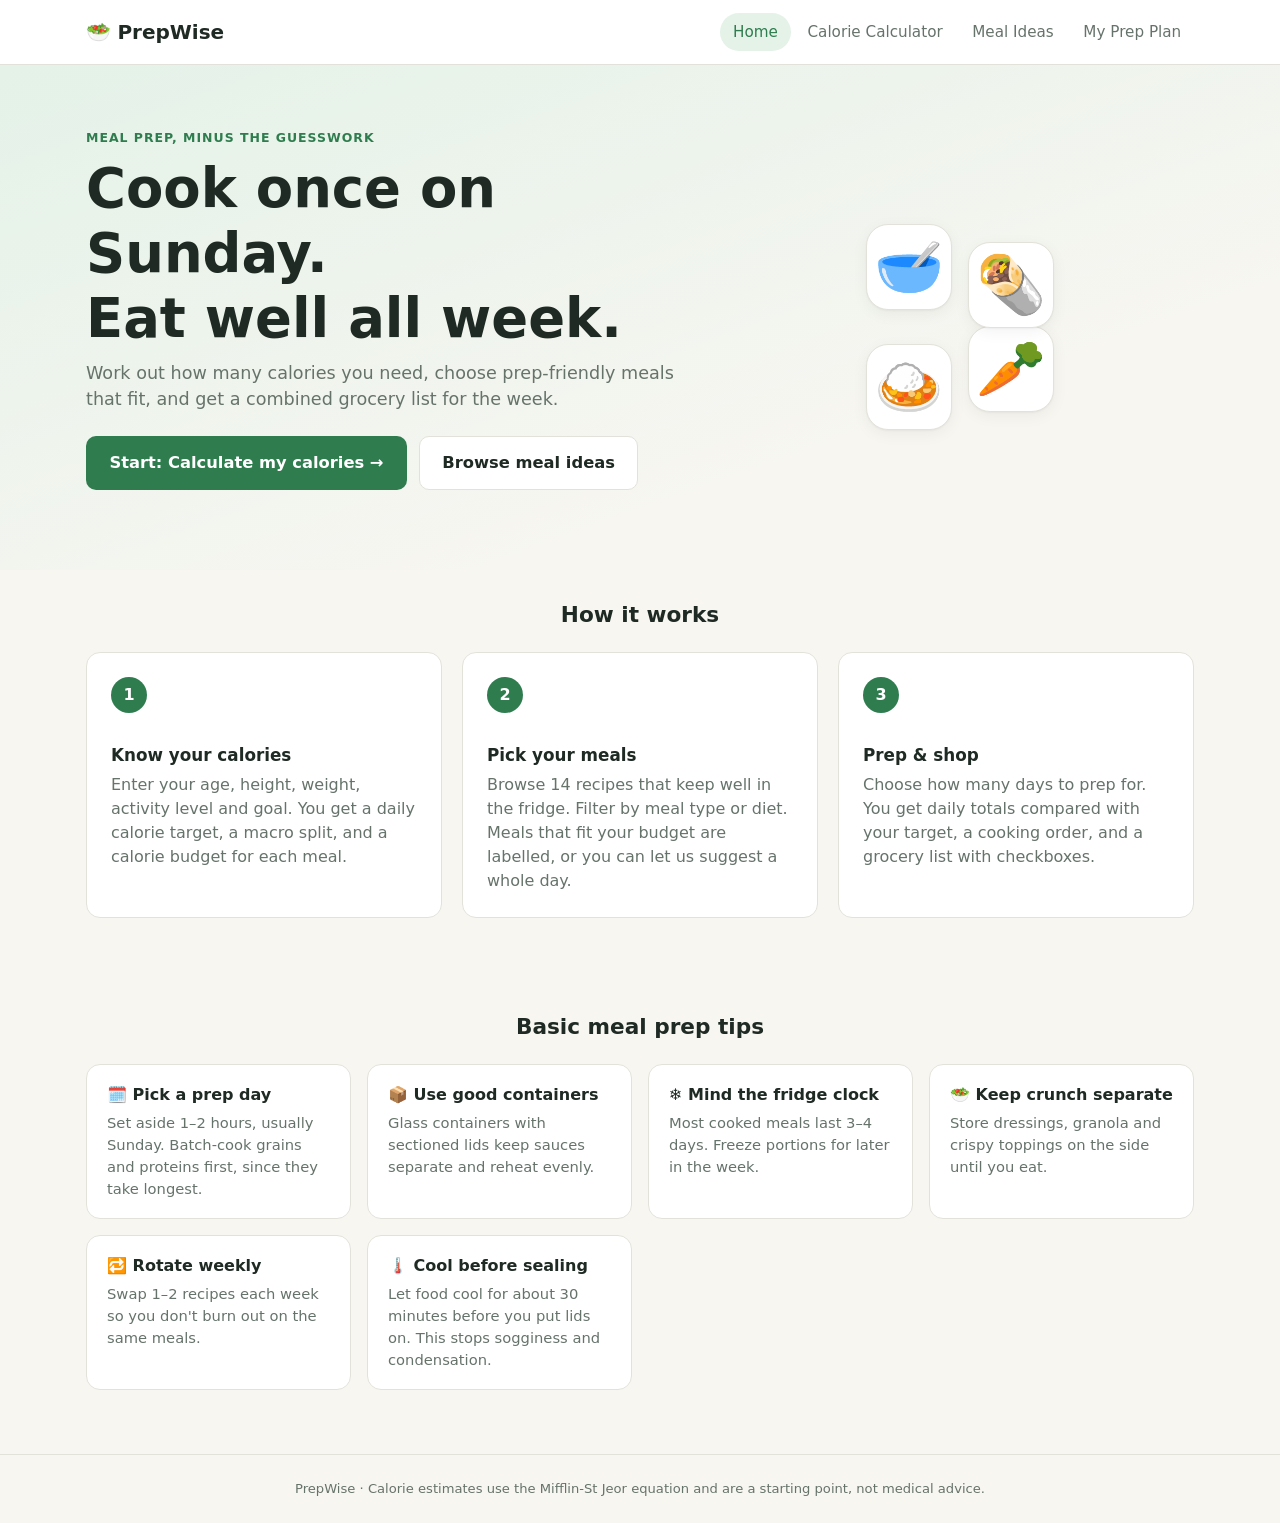
<file: index.html>
<!doctype html>
<html lang="en">
<head>
  <meta charset="utf-8" />
  <meta name="viewport" content="width=device-width, initial-scale=1" />
  <title>PrepWise · Meal Prep Made Simple</title>
  <link rel="stylesheet" href="css/styles.css" />
</head>
<body>
  <main>
    <section class="hero">
      <div class="wrap hero-inner">
        <div>
          <p class="eyebrow">Meal prep, minus the guesswork</p>
          <h1>Cook once on Sunday.<br />Eat well all week.</h1>
          <p class="lead">Work out how many calories you need, choose prep-friendly meals that fit, and get a combined grocery list for the week.</p>
          <div class="hero-actions">
            <a href="calculator.html" class="btn btn-primary btn-lg">Start: Calculate my calories →</a>
            <a href="meals.html" class="btn btn-ghost btn-lg">Browse meal ideas</a>
          </div>
          <p id="welcome-back" class="muted small" hidden></p>
        </div>
        <div class="hero-art" aria-hidden="true">
          <div class="box b1">🥣</div><div class="box b2">🌯</div>
          <div class="box b3">🍛</div><div class="box b4">🥕</div>
        </div>
      </div>
    </section>

    <section class="wrap section">
      <h2 class="center">How it works</h2>
      <div class="how-grid">
        <a class="how-card" href="calculator.html">
          <span class="how-num">1</span>
          <h3>Know your calories</h3>
          <p>Enter your age, height, weight, activity level and goal. You get a daily calorie target, a macro split, and a calorie budget for each meal.</p>
        </a>
        <a class="how-card" href="meals.html">
          <span class="how-num">2</span>
          <h3>Pick your meals</h3>
          <p>Browse 14 recipes that keep well in the fridge. Filter by meal type or diet. Meals that fit your budget are labelled, or you can let us suggest a whole day.</p>
        </a>
        <a class="how-card" href="plan.html">
          <span class="how-num">3</span>
          <h3>Prep &amp; shop</h3>
          <p>Choose how many days to prep for. You get daily totals compared with your target, a cooking order, and a grocery list with checkboxes.</p>
        </a>
      </div>
    </section>

    <section class="wrap section tips">
      <h2 class="center">Basic meal prep tips</h2>
      <div class="tip-grid">
        <div class="tip"><b>🗓️ Pick a prep day</b><p>Set aside 1–2 hours, usually Sunday. Batch-cook grains and proteins first, since they take longest.</p></div>
        <div class="tip"><b>📦 Use good containers</b><p>Glass containers with sectioned lids keep sauces separate and reheat evenly.</p></div>
        <div class="tip"><b>❄️ Mind the fridge clock</b><p>Most cooked meals last 3–4 days. Freeze portions for later in the week.</p></div>
        <div class="tip"><b>🥗 Keep crunch separate</b><p>Store dressings, granola and crispy toppings on the side until you eat.</p></div>
        <div class="tip"><b>🔁 Rotate weekly</b><p>Swap 1–2 recipes each week so you don't burn out on the same meals.</p></div>
        <div class="tip"><b>🌡️ Cool before sealing</b><p>Let food cool for about 30 minutes before you put lids on. This stops sogginess and condensation.</p></div>
      </div>
    </section>
  </main>

  <script src="js/data.js"></script>
  <script src="js/common.js"></script>
  <script>
    renderShell("home");
    const profile = getProfile();
    if (profile) {
      const el = document.getElementById("welcome-back");
      el.hidden = false;
      el.innerHTML = `Welcome back. Your target is <b>${fmt(profile.target)} kcal/day</b>. <a href="${planCount() ? "plan.html" : "meals.html"}">Continue where you left off →</a>`;
    }
  </script>
</body>
</html>
</file>
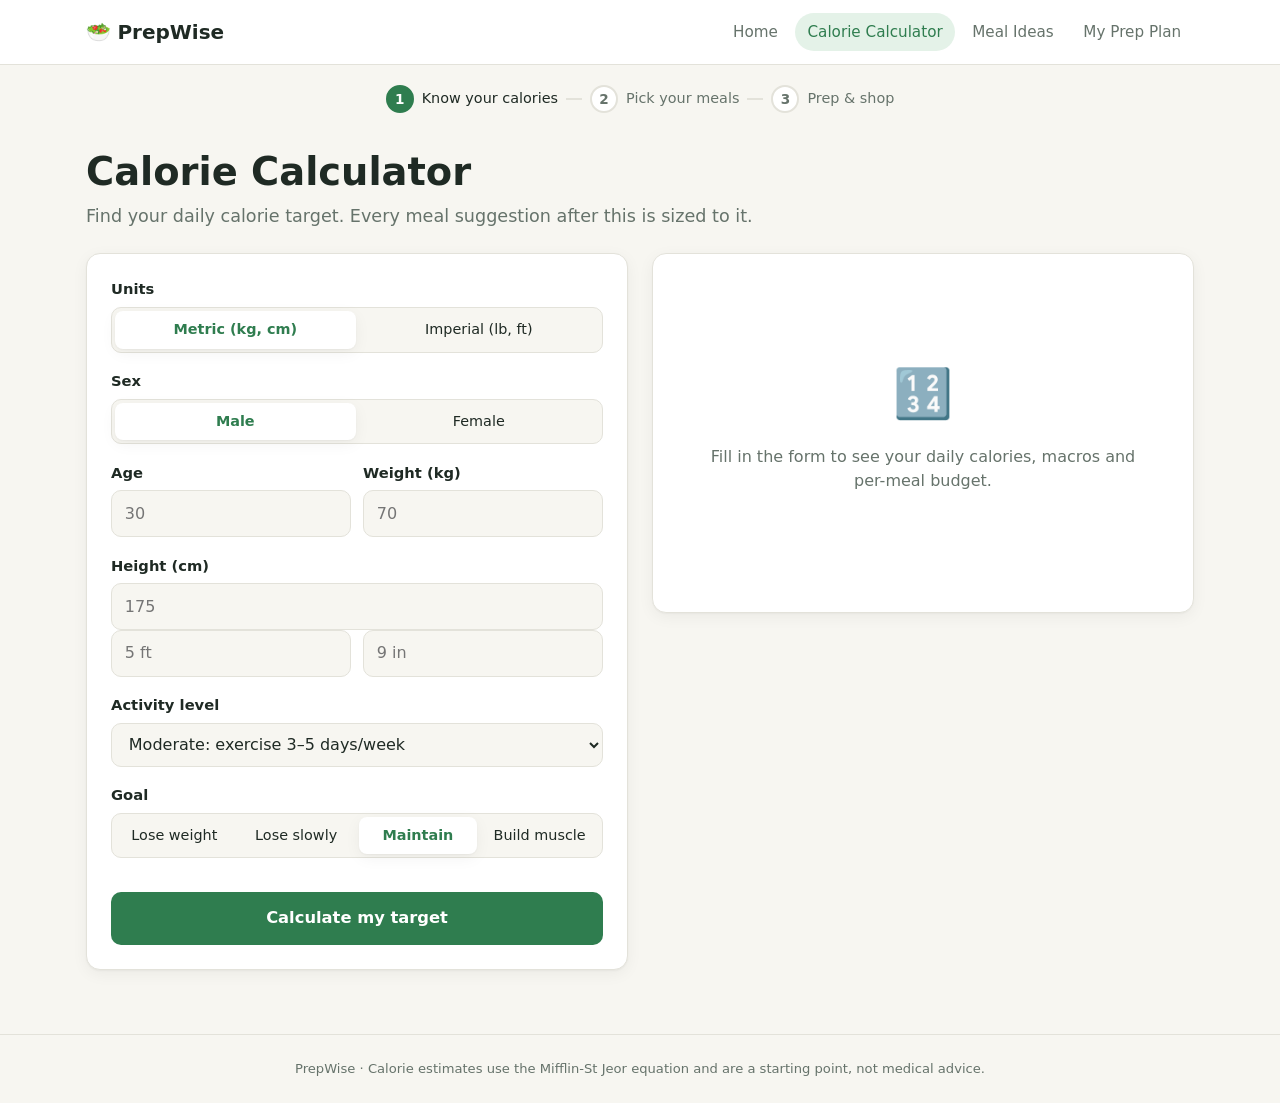
<file: calculator.html>
<!doctype html>
<html lang="en">
<head>
  <meta charset="utf-8" />
  <meta name="viewport" content="width=device-width, initial-scale=1" />
  <title>Calorie Calculator · PrepWise</title>
  <link rel="stylesheet" href="css/styles.css" />
</head>
<body>
  <main class="wrap section">
    <h1>Calorie Calculator</h1>
    <p class="lead">Find your daily calorie target. Every meal suggestion after this is sized to it.</p>

    <div class="calc-layout">
      <form id="calc-form" class="card" novalidate>
        <div class="field">
          <label>Units</label>
          <div class="seg" role="radiogroup">
            <label><input type="radio" name="units" value="metric" checked /><span>Metric (kg, cm)</span></label>
            <label><input type="radio" name="units" value="imperial" /><span>Imperial (lb, ft)</span></label>
          </div>
        </div>

        <div class="field">
          <label>Sex</label>
          <div class="seg" role="radiogroup">
            <label><input type="radio" name="sex" value="male" checked /><span>Male</span></label>
            <label><input type="radio" name="sex" value="female" /><span>Female</span></label>
          </div>
        </div>

        <div class="grid-2">
          <div class="field">
            <label for="age">Age</label>
            <input id="age" name="age" type="number" min="15" max="90" placeholder="30" required />
          </div>
          <div class="field">
            <label for="weight">Weight <span class="unit" data-metric="(kg)" data-imperial="(lb)">(kg)</span></label>
            <input id="weight" name="weight" type="number" step="0.1" min="30" placeholder="70" required />
          </div>
        </div>

        <div class="field">
          <label>Height <span class="unit" data-metric="(cm)" data-imperial="(ft / in)">(cm)</span></label>
          <div id="height-metric"><input id="heightCm" name="heightCm" type="number" min="120" max="230" placeholder="175" /></div>
          <div id="height-imperial" class="grid-2" hidden>
            <input id="heightFt" name="heightFt" type="number" min="4" max="7" placeholder="5 ft" />
            <input id="heightIn" name="heightIn" type="number" min="0" max="11" placeholder="9 in" />
          </div>
        </div>

        <div class="field">
          <label for="activity">Activity level</label>
          <select id="activity" name="activity">
            <option value="1.2">Sedentary: desk job, little exercise</option>
            <option value="1.375">Light: exercise 1–3 days/week</option>
            <option value="1.55" selected>Moderate: exercise 3–5 days/week</option>
            <option value="1.725">Very active: hard exercise 6–7 days/week</option>
            <option value="1.9">Athlete: physical job + training</option>
          </select>
        </div>

        <div class="field">
          <label>Goal</label>
          <div class="seg seg-wrap" role="radiogroup">
            <label><input type="radio" name="goal" value="-500" /><span>Lose weight</span></label>
            <label><input type="radio" name="goal" value="-250" /><span>Lose slowly</span></label>
            <label><input type="radio" name="goal" value="0" checked /><span>Maintain</span></label>
            <label><input type="radio" name="goal" value="300" /><span>Build muscle</span></label>
          </div>
        </div>

        <p id="form-error" class="error" hidden></p>
        <button class="btn btn-primary btn-lg btn-block" type="submit">Calculate my target</button>
      </form>

      <section id="results" class="card results empty">
        <div class="empty-state">
          <div class="big-emoji">🔢</div>
          <p>Fill in the form to see your daily calories, macros and per-meal budget.</p>
        </div>
      </section>
    </div>
  </main>

  <script src="js/data.js"></script>
  <script src="js/common.js"></script>
  <script src="js/calculator.js"></script>
</body>
</html>
</file>
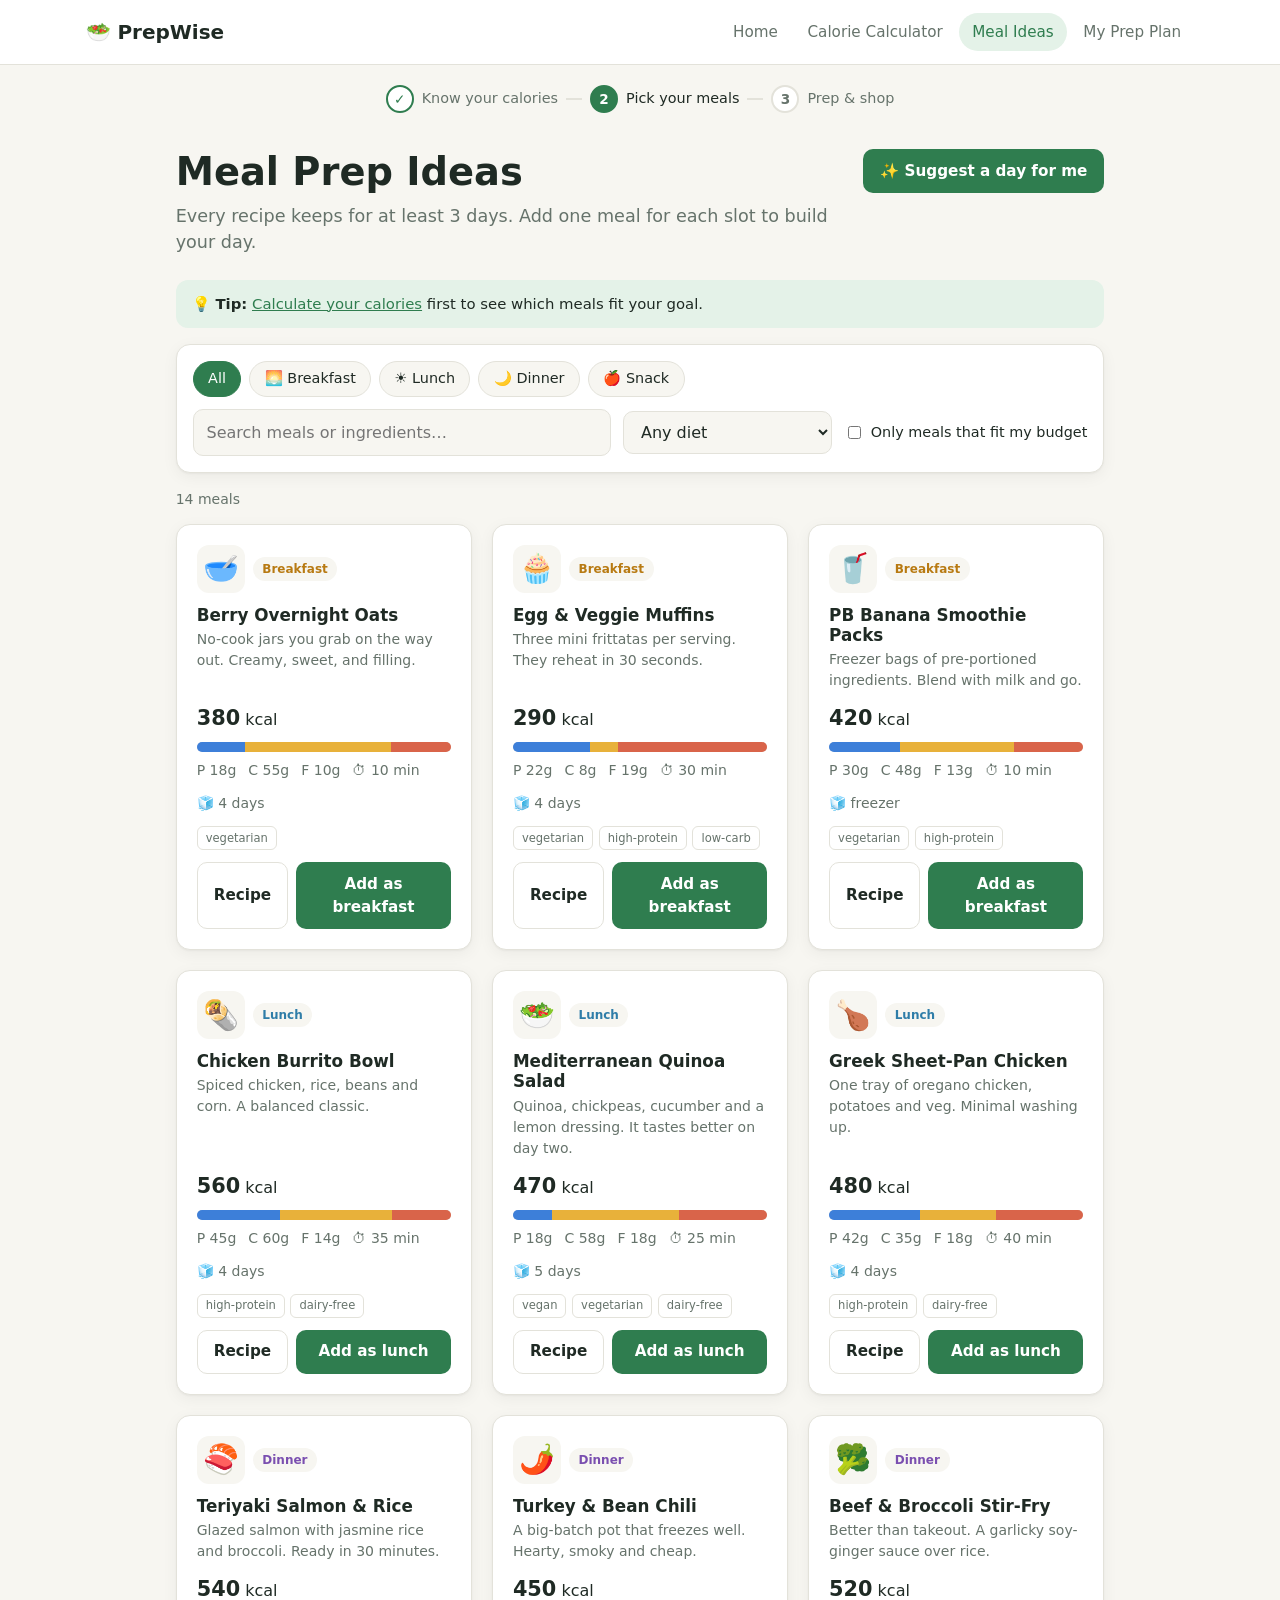
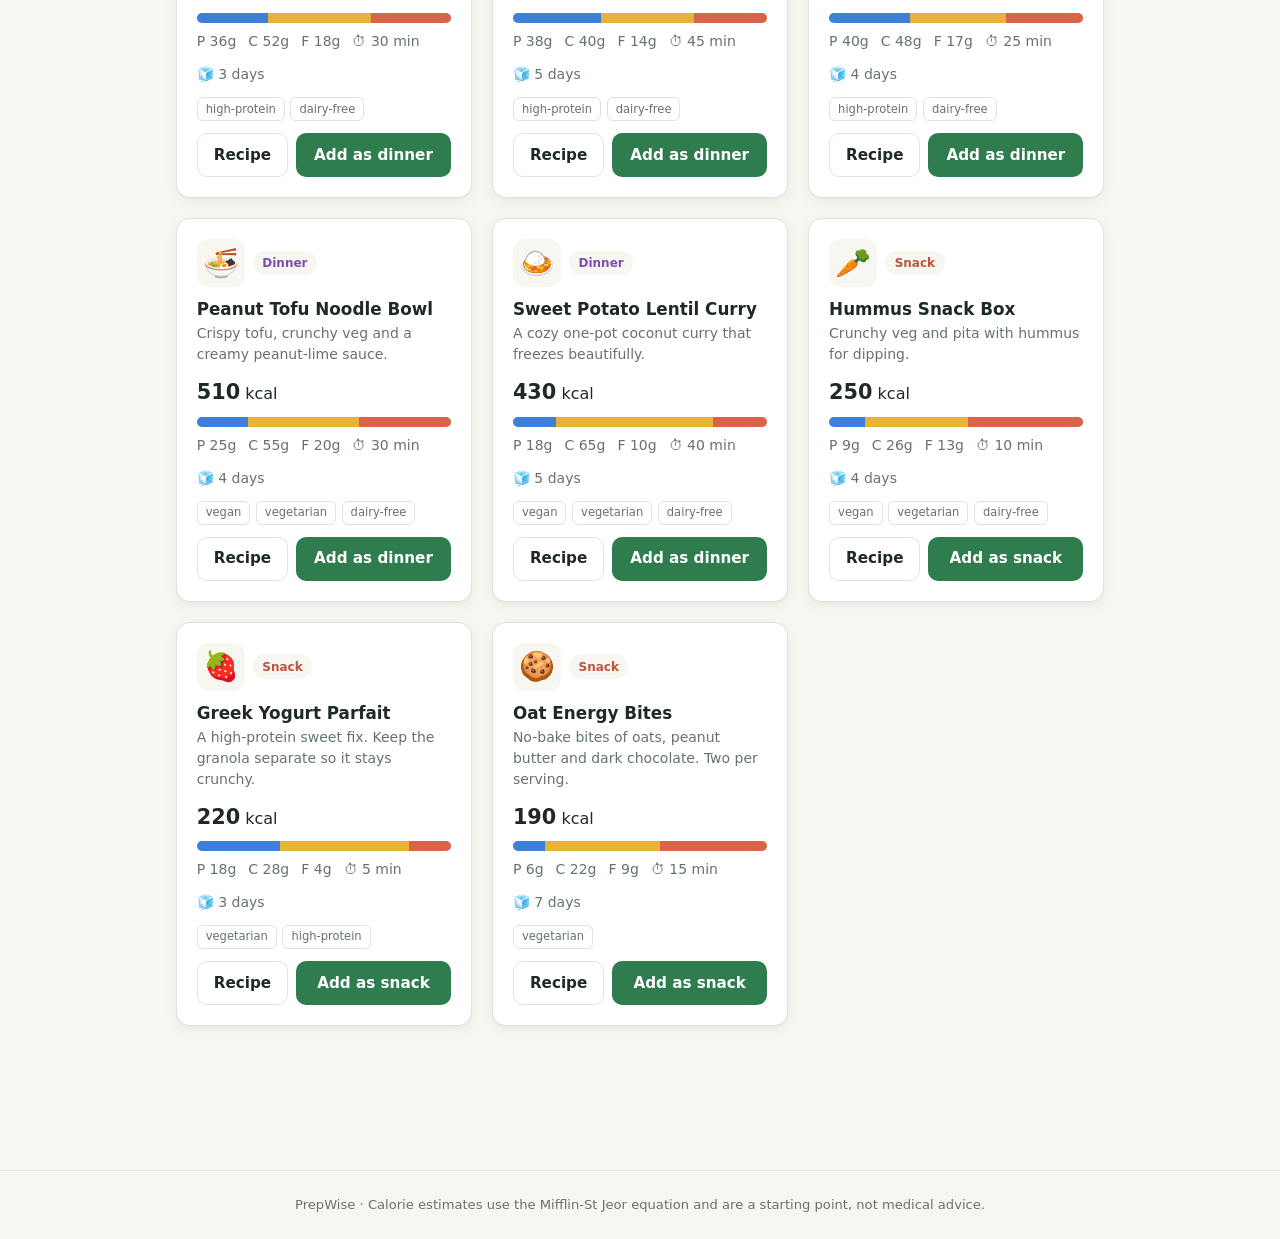
<file: meals.html>
<!doctype html>
<html lang="en">
<head>
  <meta charset="utf-8" />
  <meta name="viewport" content="width=device-width, initial-scale=1" />
  <title>Meal Ideas · PrepWise</title>
  <link rel="stylesheet" href="css/styles.css" />
</head>
<body>
  <main class="wrap section">
    <div class="page-head">
      <div>
        <h1>Meal Prep Ideas</h1>
        <p class="lead">Every recipe keeps for at least 3 days. Add one meal for each slot to build your day.</p>
      </div>
      <button id="suggest-btn" class="btn btn-primary">✨ Suggest a day for me</button>
    </div>

    <div id="target-banner" class="banner"></div>

    <div class="filters card">
      <div class="chips" id="type-chips">
        <button class="chip active" data-type="all">All</button>
        <button class="chip" data-type="breakfast">🌅 Breakfast</button>
        <button class="chip" data-type="lunch">☀️ Lunch</button>
        <button class="chip" data-type="dinner">🌙 Dinner</button>
        <button class="chip" data-type="snack">🍎 Snack</button>
      </div>
      <div class="filter-row">
        <input id="search" type="search" placeholder="Search meals or ingredients…" />
        <select id="diet">
          <option value="">Any diet</option>
          <option value="vegetarian">Vegetarian</option>
          <option value="vegan">Vegan</option>
          <option value="high-protein">High protein</option>
          <option value="dairy-free">Dairy free</option>
          <option value="low-carb">Low carb</option>
        </select>
        <label class="check"><input type="checkbox" id="fits-only" /> Only meals that fit my budget</label>
      </div>
    </div>

    <p id="result-count" class="muted small"></p>
    <div id="meal-grid" class="meal-grid"></div>
  </main>

  <dialog id="meal-dialog" class="dialog"></dialog>

  <div id="plan-bar" class="plan-bar" hidden>
    <div class="wrap plan-bar-inner">
      <span id="plan-bar-text"></span>
      <a href="plan.html" class="btn btn-primary">Review my prep plan →</a>
    </div>
  </div>

  <script src="js/data.js"></script>
  <script src="js/common.js"></script>
  <script src="js/meals.js"></script>
</body>
</html>
</file>
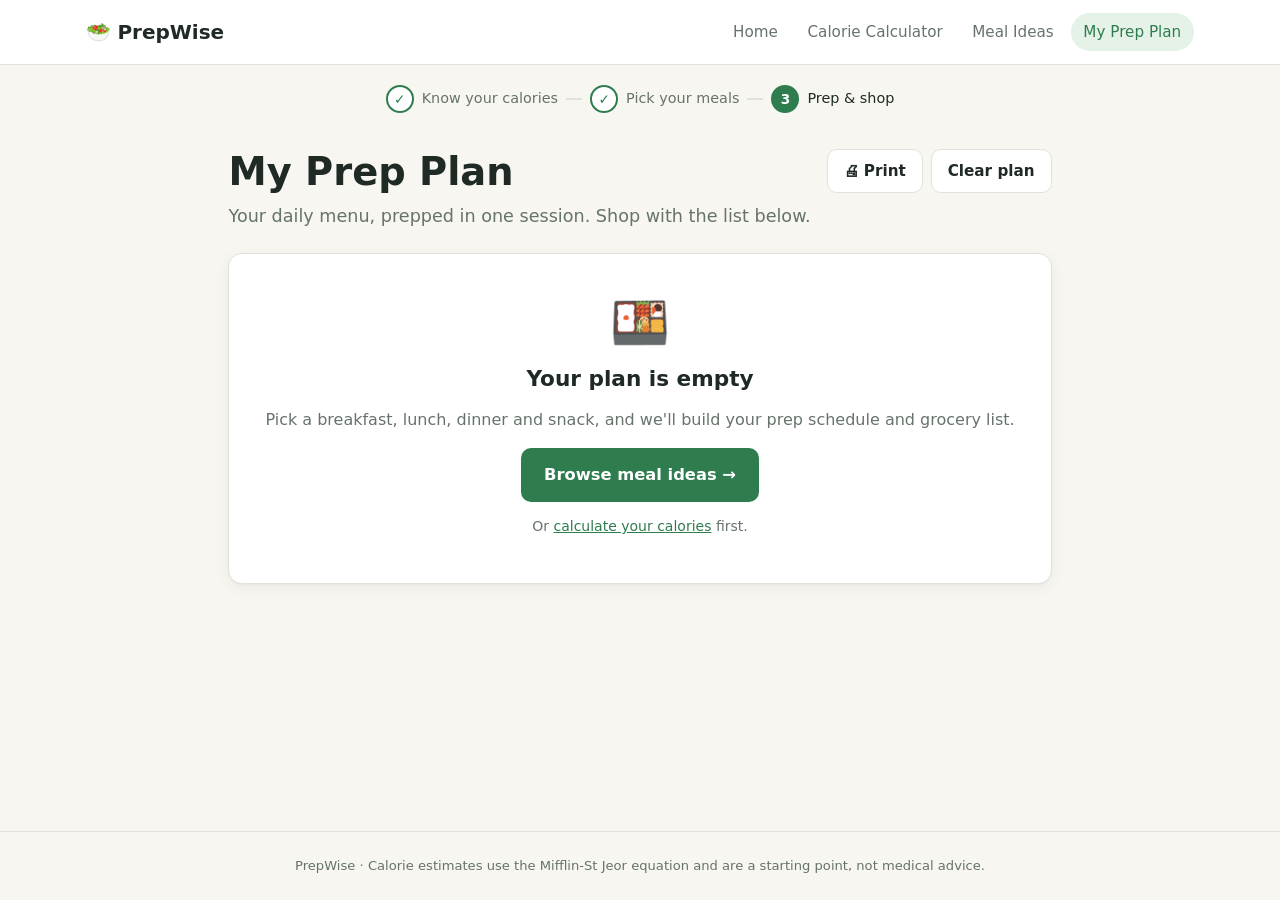
<file: plan.html>
<!doctype html>
<html lang="en">
<head>
  <meta charset="utf-8" />
  <meta name="viewport" content="width=device-width, initial-scale=1" />
  <title>My Prep Plan · PrepWise</title>
  <link rel="stylesheet" href="css/styles.css" />
</head>
<body>
  <main class="wrap section">
    <div class="page-head">
      <div>
        <h1>My Prep Plan</h1>
        <p class="lead">Your daily menu, prepped in one session. Shop with the list below.</p>
      </div>
      <div class="head-actions no-print">
        <button id="print-btn" class="btn btn-ghost">🖨 Print</button>
        <button id="clear-btn" class="btn btn-ghost">Clear plan</button>
      </div>
    </div>

    <div id="plan-root"></div>
  </main>

  <script src="js/data.js"></script>
  <script src="js/common.js"></script>
  <script src="js/plan.js"></script>
</body>
</html>
</file>
<file: css/styles.css>
:root {
  --bg: #f7f6f1;
  --surface: #ffffff;
  --text: #1f2a24;
  --muted: #66736b;
  --border: #e3e2da;
  --primary: #2f7d4f;
  --primary-hover: #256840;
  --primary-soft: #e4f2e8;
  --accent: #f29f4b;
  --warn: #b7621b;
  --warn-soft: #fdf1e3;
  --protein: #3d7fd9;
  --carbs: #e8b13a;
  --fat: #d9644a;
  --radius: 14px;
  --shadow: 0 1px 2px rgba(0,0,0,.04), 0 4px 16px rgba(0,0,0,.05);
}
@media (prefers-color-scheme: dark) {
  :root {
    --bg: #131714;
    --surface: #1c221e;
    --text: #e8ece9;
    --muted: #9aa69f;
    --border: #2d3530;
    --primary: #4cae73;
    --primary-hover: #5fc086;
    --primary-soft: #1f3327;
    --warn: #f0a868;
    --warn-soft: #33281c;
    --shadow: 0 1px 2px rgba(0,0,0,.3);
  }
}

* { box-sizing: border-box; }
html { scroll-behavior: smooth; }
body {
  margin: 0;
  font-family: system-ui, -apple-system, "Segoe UI", Roboto, sans-serif;
  background: var(--bg);
  color: var(--text);
  line-height: 1.5;
  display: flex; flex-direction: column; min-height: 100vh;
}
main { flex: 1; }
a { color: var(--primary); }
h1, h2, h3 { line-height: 1.2; margin: 0 0 .5rem; }
h1 { font-size: clamp(1.8rem, 4vw, 2.4rem); }
h2 { font-size: 1.35rem; }
h3 { font-size: 1.05rem; margin-top: 1.25rem; }
.wrap { max-width: 1140px; margin: 0 auto; padding: 0 16px; }
.section { padding: 2rem 16px 4rem; }
.center { text-align: center; }
.muted { color: var(--muted); }
.small { font-size: .875rem; }
.lead { font-size: 1.1rem; color: var(--muted); margin: 0 0 1.5rem; max-width: 60ch; }
.eyebrow { text-transform: uppercase; letter-spacing: .08em; font-size: .78rem; font-weight: 700; color: var(--primary); margin: 0 0 .5rem; }

/* Header */
.site-header { background: var(--surface); border-bottom: 1px solid var(--border); position: sticky; top: 0; z-index: 20; }
.header-inner { display: flex; align-items: center; justify-content: space-between; height: 64px; }
.logo { font-weight: 800; font-size: 1.25rem; text-decoration: none; color: var(--text); display: flex; gap: .4rem; }
.nav { display: flex; gap: .25rem; }
.nav a { text-decoration: none; color: var(--muted); padding: .5rem .8rem; border-radius: 999px; font-weight: 500; font-size: .95rem; display: flex; align-items: center; gap: .35rem; }
.nav a:hover { color: var(--text); background: var(--bg); }
.nav a.active { color: var(--primary); background: var(--primary-soft); }
.badge { background: var(--accent); color: #fff; border-radius: 999px; font-size: .72rem; padding: 0 .45rem; font-weight: 700; }
.nav-toggle { display: none; background: none; border: 0; font-size: 1.5rem; color: var(--text); cursor: pointer; }
@media (max-width: 760px) {
  .nav-toggle { display: block; }
  .nav { display: none; position: absolute; top: 64px; left: 0; right: 0; flex-direction: column; background: var(--surface); padding: .5rem 16px 1rem; border-bottom: 1px solid var(--border); }
  .site-header.open .nav { display: flex; }
}

/* Stepper */
.stepper { display: flex; align-items: center; gap: .5rem; padding-top: 1.25rem; padding-bottom: .25rem; }
.step { display: flex; align-items: center; gap: .5rem; text-decoration: none; color: var(--muted); font-size: .9rem; font-weight: 500; white-space: nowrap; }
.step-num { width: 28px; height: 28px; border-radius: 50%; display: grid; place-items: center; border: 2px solid var(--border); font-weight: 700; font-size: .85rem; background: var(--surface); }
.step.current { color: var(--text); }
.step.current .step-num { border-color: var(--primary); background: var(--primary); color: #fff; }
.step.done .step-num { border-color: var(--primary); color: var(--primary); }
.step-line { flex: 1; height: 2px; background: var(--border); min-width: 16px; }
@media (max-width: 600px) { .step span:last-child { display: none; } .step.current span:last-child { display: inline; } }

/* Buttons */
.btn { display: inline-flex; align-items: center; justify-content: center; gap: .4rem; border: 1px solid transparent; border-radius: 10px; padding: .6rem 1rem; font: inherit; font-weight: 600; font-size: .95rem; cursor: pointer; text-decoration: none; transition: background .15s, transform .1s; }
.btn:active { transform: scale(.98); }
.btn-primary { background: var(--primary); color: #fff; }
.btn-primary:hover { background: var(--primary-hover); }
.btn-ghost { background: var(--surface); color: var(--text); border-color: var(--border); }
.btn-ghost:hover { border-color: var(--muted); }
.btn-done { background: var(--primary-soft); color: var(--primary); border-color: var(--primary); }
.btn-lg { padding: .85rem 1.4rem; font-size: 1.02rem; }
.btn-sm { padding: .35rem .7rem; font-size: .85rem; }
.btn-block { width: 100%; margin-top: 1rem; }

.card { background: var(--surface); border: 1px solid var(--border); border-radius: var(--radius); padding: 1.5rem; box-shadow: var(--shadow); }
.note { background: var(--warn-soft); color: var(--warn); padding: .6rem .8rem; border-radius: 10px; font-size: .9rem; }
.error { color: #c0392b; font-weight: 500; }
.ok { color: var(--primary); font-weight: 600; }
.warn { color: var(--warn); font-weight: 600; }
.row-between { display: flex; justify-content: space-between; align-items: center; gap: 1rem; flex-wrap: wrap; }

/* Hero / home */
.hero { background: linear-gradient(160deg, var(--primary-soft), var(--bg) 70%); padding: 4rem 0; }
.hero-inner { display: grid; grid-template-columns: 1.3fr 1fr; gap: 2rem; align-items: center; }
.hero h1 { font-size: clamp(2.2rem, 5vw, 3.4rem); }
.hero-actions { display: flex; gap: .75rem; flex-wrap: wrap; margin-bottom: 1rem; }
.hero-art { display: grid; grid-template-columns: 1fr 1fr; gap: 1rem; max-width: 340px; justify-self: center; }
.hero-art .box { aspect-ratio: 1; background: var(--surface); border-radius: 22px; display: grid; place-items: center; font-size: 3.5rem; box-shadow: var(--shadow); border: 1px solid var(--border); }
.hero-art .b2, .hero-art .b3 { transform: translateY(18px); }
@media (max-width: 760px) { .hero-inner { grid-template-columns: 1fr; } .hero-art { display: none; } }
.how-grid { display: grid; grid-template-columns: repeat(auto-fit, minmax(260px, 1fr)); gap: 1.25rem; margin-top: 1.5rem; }
.how-card { background: var(--surface); border: 1px solid var(--border); border-radius: var(--radius); padding: 1.5rem; text-decoration: none; color: var(--text); transition: transform .15s, border-color .15s; }
.how-card:hover { transform: translateY(-3px); border-color: var(--primary); }
.how-card p { color: var(--muted); margin: 0; }
.how-num { display: inline-grid; place-items: center; width: 36px; height: 36px; border-radius: 50%; background: var(--primary); color: #fff; font-weight: 800; margin-bottom: .75rem; }
.tip-grid { display: grid; grid-template-columns: repeat(auto-fit, minmax(240px, 1fr)); gap: 1rem; margin-top: 1.5rem; }
.tip { background: var(--surface); border-radius: var(--radius); padding: 1.1rem 1.25rem; border: 1px solid var(--border); }
.tip p { margin: .35rem 0 0; color: var(--muted); font-size: .92rem; }

/* Forms */
.calc-layout { display: grid; grid-template-columns: 1fr 1fr; gap: 1.5rem; align-items: start; }
@media (max-width: 860px) { .calc-layout { grid-template-columns: 1fr; } }
.field { margin-bottom: 1.1rem; }
.field > label { display: block; font-weight: 600; margin-bottom: .4rem; font-size: .92rem; }
.grid-2 { display: grid; grid-template-columns: 1fr 1fr; gap: .75rem; }
input[type=number], input[type=search], select {
  width: 100%; padding: .65rem .8rem; border: 1px solid var(--border); border-radius: 10px; font: inherit; background: var(--bg); color: var(--text);
}
input:focus, select:focus { outline: 2px solid var(--primary); outline-offset: 1px; }
.seg { display: flex; background: var(--bg); border: 1px solid var(--border); border-radius: 10px; padding: 3px; gap: 3px; }
.seg-wrap { flex-wrap: wrap; }
.seg label { flex: 1; min-width: 100px; }
.seg input { position: absolute; opacity: 0; pointer-events: none; }
.seg span { display: block; text-align: center; padding: .5rem .6rem; border-radius: 8px; cursor: pointer; font-size: .9rem; font-weight: 500; }
.seg input:checked + span { background: var(--surface); color: var(--primary); box-shadow: var(--shadow); font-weight: 700; }
.seg input:focus-visible + span { outline: 2px solid var(--primary); }

/* Results */
.results { position: sticky; top: 84px; }
.results.empty { display: grid; place-items: center; min-height: 360px; }
.empty-state { text-align: center; color: var(--muted); padding: 2rem 1rem; }
.empty-state h2 { color: var(--text); }
.big-emoji { font-size: 3rem; margin-bottom: .5rem; }
.target-num { font-size: 3rem; font-weight: 800; color: var(--primary); line-height: 1; }
.target-num small { font-size: 1rem; color: var(--muted); font-weight: 500; }
.stat-row { display: grid; grid-template-columns: 1fr 1fr; gap: .75rem; margin-top: 1rem; }
.stat { background: var(--bg); border-radius: 10px; padding: .75rem 1rem; display: flex; flex-direction: column; }
.stat span { font-size: .8rem; color: var(--muted); }
.stat b { font-size: 1.4rem; }
.stat small { color: var(--muted); font-size: .75rem; }
.macro-bar { display: flex; height: 10px; border-radius: 999px; overflow: hidden; background: var(--border); margin: .5rem 0; }
.mp { background: var(--protein); } .mc { background: var(--carbs); } .mf { background: var(--fat); }
.macro-legend { display: flex; gap: 1rem; flex-wrap: wrap; font-size: .88rem; }
.dot { display: inline-block; width: 10px; height: 10px; border-radius: 50%; margin-right: .35rem; vertical-align: middle; }
.budget-list { list-style: none; padding: 0; margin: 0; }
.budget-list li { display: flex; justify-content: space-between; padding: .5rem 0; border-bottom: 1px dashed var(--border); }

/* Meals */
.page-head { display: flex; justify-content: space-between; align-items: flex-start; gap: 1rem; flex-wrap: wrap; }
.head-actions { display: flex; gap: .5rem; }
.banner { background: var(--primary-soft); border-radius: 12px; padding: .8rem 1rem; margin-bottom: 1rem; font-size: .93rem; }
.filters { padding: 1rem; margin-bottom: 1rem; }
.chips { display: flex; gap: .5rem; flex-wrap: wrap; margin-bottom: .75rem; }
.chip { border: 1px solid var(--border); background: var(--bg); color: var(--text); border-radius: 999px; padding: .4rem .9rem; font: inherit; font-size: .9rem; cursor: pointer; }
.chip.active { background: var(--primary); color: #fff; border-color: var(--primary); }
.filter-row { display: grid; grid-template-columns: 2fr 1fr auto; gap: .75rem; align-items: center; }
@media (max-width: 700px) { .filter-row { grid-template-columns: 1fr; } }
.check { display: flex; gap: .4rem; align-items: center; font-size: .9rem; white-space: nowrap; cursor: pointer; }
.meal-grid { display: grid; grid-template-columns: repeat(auto-fill, minmax(280px, 1fr)); gap: 1.25rem; padding-bottom: 5rem; }
.meal-card { background: var(--surface); border: 1px solid var(--border); border-radius: var(--radius); padding: 1.25rem; display: flex; flex-direction: column; box-shadow: var(--shadow); transition: border-color .15s; }
.meal-card.in-plan { border-color: var(--primary); box-shadow: 0 0 0 2px var(--primary-soft); }
.meal-card h3 { margin: .75rem 0 .25rem; }
.meal-card p { margin: 0 0 .75rem; flex: 1; }
.meal-top { display: flex; align-items: center; gap: .5rem; flex-wrap: wrap; }
.meal-emoji { font-size: 1.8rem; width: 48px; height: 48px; display: grid; place-items: center; background: var(--bg); border-radius: 12px; flex-shrink: 0; }
.meal-emoji.lg { width: 72px; height: 72px; font-size: 2.6rem; }
.pill { font-size: .75rem; font-weight: 700; padding: .2rem .6rem; border-radius: 999px; background: var(--bg); }
.pill.fit { background: var(--primary-soft); color: var(--primary); }
.type-breakfast { color: #b87a12; } .type-lunch { color: #2f7da8; } .type-dinner { color: #7a4fb0; } .type-snack { color: #c0533d; }
.meal-kcal b { font-size: 1.3rem; }
.meal-meta { display: flex; gap: .75rem; flex-wrap: wrap; color: var(--muted); }
.tags { display: flex; gap: .35rem; flex-wrap: wrap; margin: .75rem 0; }
.tag { font-size: .72rem; padding: .15rem .5rem; border: 1px solid var(--border); border-radius: 6px; color: var(--muted); }
.card-actions { display: grid; grid-template-columns: auto 1fr; gap: .5rem; }

.plan-bar { position: fixed; bottom: 0; left: 0; right: 0; background: var(--surface); border-top: 1px solid var(--border); box-shadow: 0 -4px 20px rgba(0,0,0,.08); z-index: 15; padding: .75rem 0; }
.plan-bar-inner { display: flex; justify-content: space-between; align-items: center; gap: 1rem; flex-wrap: wrap; }

.dialog { border: 0; border-radius: var(--radius); padding: 1.75rem; max-width: 560px; width: calc(100% - 32px); background: var(--surface); color: var(--text); box-shadow: 0 20px 60px rgba(0,0,0,.25); }
.dialog::backdrop { background: rgba(0,0,0,.45); }
.dialog-close { position: absolute; top: 1rem; right: 1rem; background: var(--bg); border: 0; border-radius: 50%; width: 32px; height: 32px; cursor: pointer; color: var(--text); }
.dialog-head { display: flex; gap: 1rem; align-items: center; }
.dialog-head h2 { margin: .3rem 0 .2rem; }
.dialog-head p { margin: 0; font-size: .9rem; }
.ing-list { padding-left: 1.2rem; columns: 2; column-gap: 2rem; }
@media (max-width: 500px) { .ing-list { columns: 1; } }
.steps li { margin-bottom: .4rem; }

/* Plan */
.plan-layout { display: grid; grid-template-columns: 1.5fr 1fr; gap: 1.5rem; align-items: start; }
.plan-layout > div { display: grid; gap: 1.5rem; }
@media (max-width: 900px) { .plan-layout { grid-template-columns: 1fr; } }
.days-picker { display: flex; gap: .5rem; align-items: center; font-size: .92rem; }
.days-picker select { width: auto; padding: .35rem .5rem; }
.slot-list { list-style: none; padding: 0; margin: 1rem 0; }
.slot { display: flex; align-items: center; gap: .9rem; padding: .8rem 0; border-bottom: 1px solid var(--border); }
.slot-empty .meal-emoji { color: var(--muted); border: 2px dashed var(--border); background: none; font-size: 1.3rem; }
.slot-info { flex: 1; display: flex; flex-direction: column; min-width: 0; }
.slot-name { font-size: .75rem; text-transform: uppercase; letter-spacing: .06em; color: var(--muted); font-weight: 700; }
.slot-actions { display: flex; gap: .35rem; }
.totals { background: var(--bg); border-radius: 12px; padding: 1rem; }
.progress { height: 12px; background: var(--border); border-radius: 999px; overflow: hidden; margin: .5rem 0; }
.progress span { display: block; height: 100%; border-radius: 999px; transition: width .4s; }
.progress .good { background: var(--primary); } .progress .off { background: var(--accent); }
.game-plan { padding-left: 1.2rem; }
.game-plan > li { margin-bottom: 1.25rem; }
.game-plan ul { margin: .35rem 0; padding-left: 1.1rem; color: var(--muted); }
.grocery { position: sticky; top: 84px; }
.grocery h4 { margin: 1.1rem 0 .3rem; font-size: .8rem; text-transform: uppercase; letter-spacing: .06em; color: var(--muted); }
.grocery-list { list-style: none; padding: 0; margin: 0; }
.grocery-list label { display: flex; align-items: center; gap: .6rem; padding: .4rem 0; border-bottom: 1px dashed var(--border); cursor: pointer; }
.grocery-list label span { flex: 1; }
.grocery-list label.got span, .grocery-list label.got b { text-decoration: line-through; color: var(--muted); }
.grocery-list input { accent-color: var(--primary); width: 18px; height: 18px; }

/* Toast */
.toast { position: fixed; left: 50%; bottom: 90px; transform: translate(-50%, 20px); background: var(--text); color: var(--bg); padding: .7rem 1.1rem; border-radius: 10px; font-size: .92rem; opacity: 0; pointer-events: none; transition: all .25s; z-index: 50; max-width: calc(100% - 32px); }
.toast.show { opacity: 1; transform: translate(-50%, 0); }

.site-footer { border-top: 1px solid var(--border); padding: 1.5rem 0; color: var(--muted); font-size: .82rem; text-align: center; }

@media print {
  .site-header, .stepper, .site-footer, .no-print, .toast { display: none !important; }
  .card { box-shadow: none; break-inside: avoid; }
  .plan-layout { grid-template-columns: 1fr; }
}
</file>
